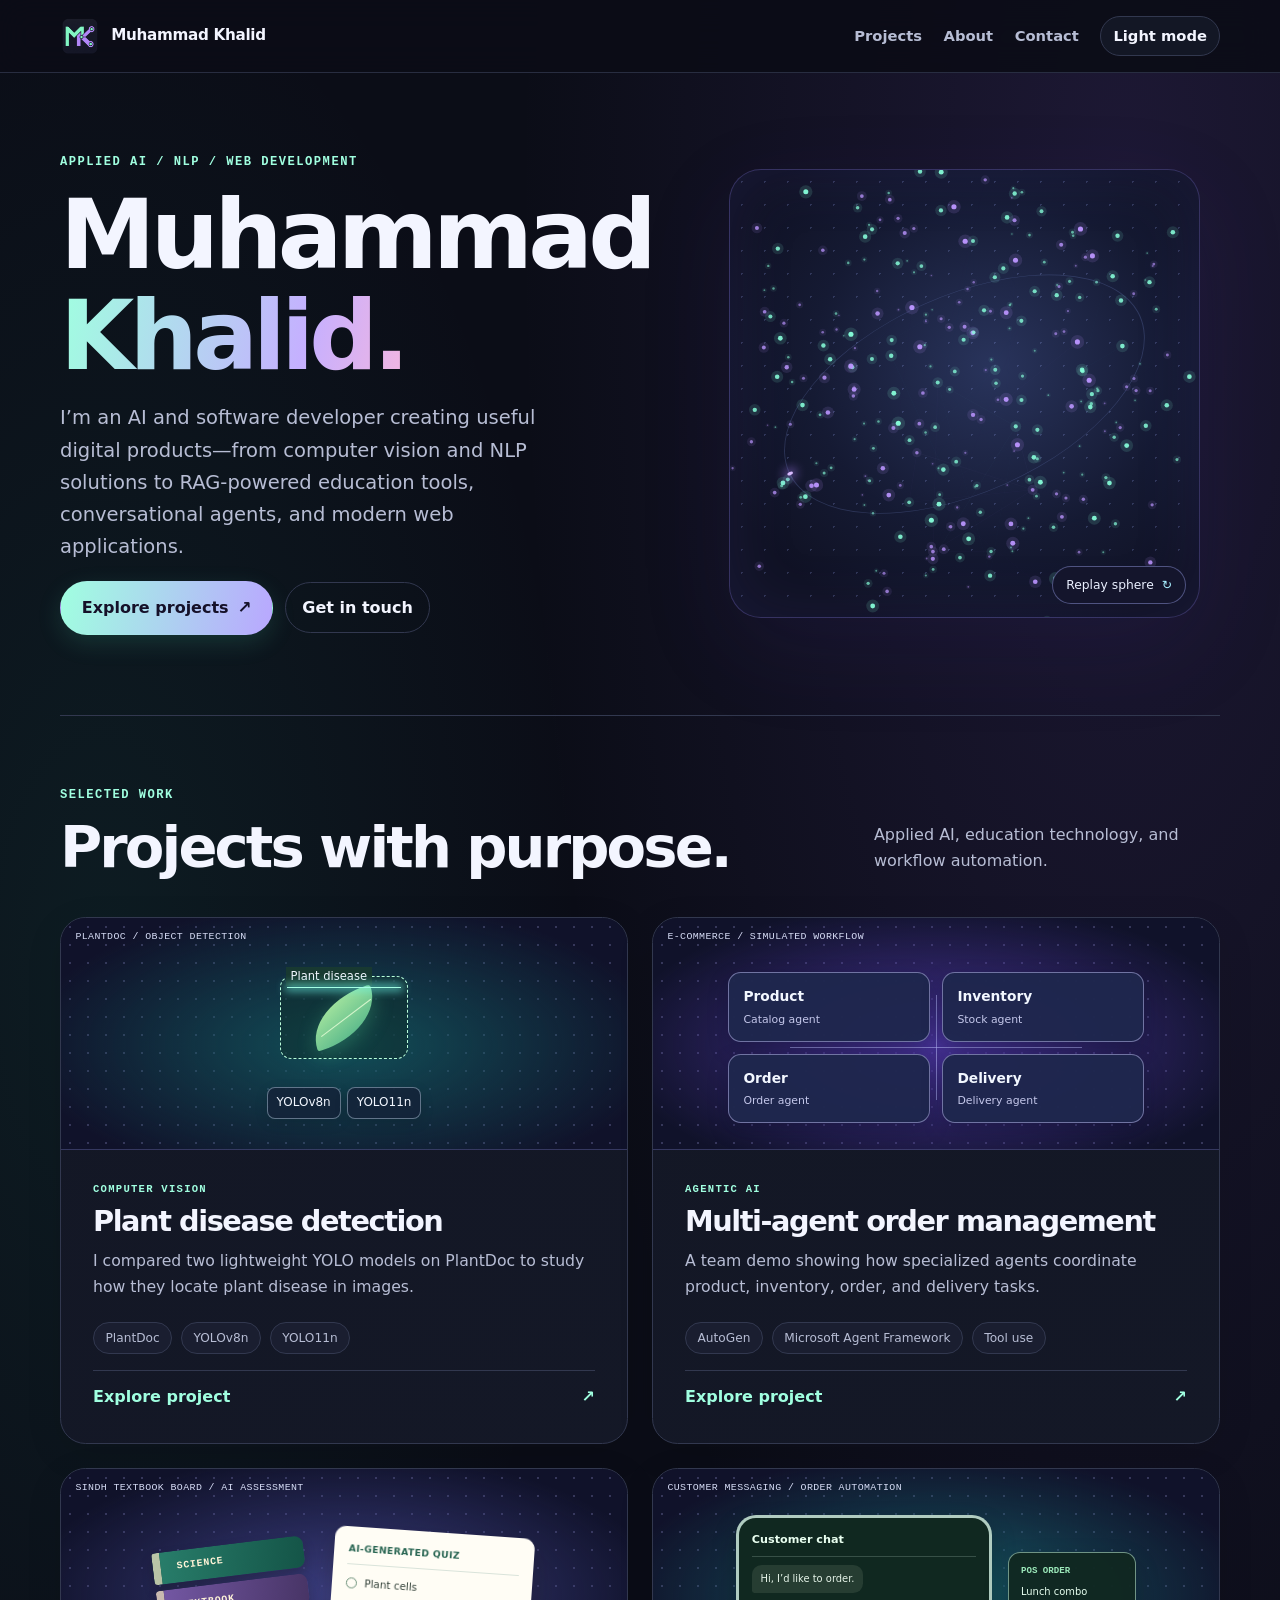
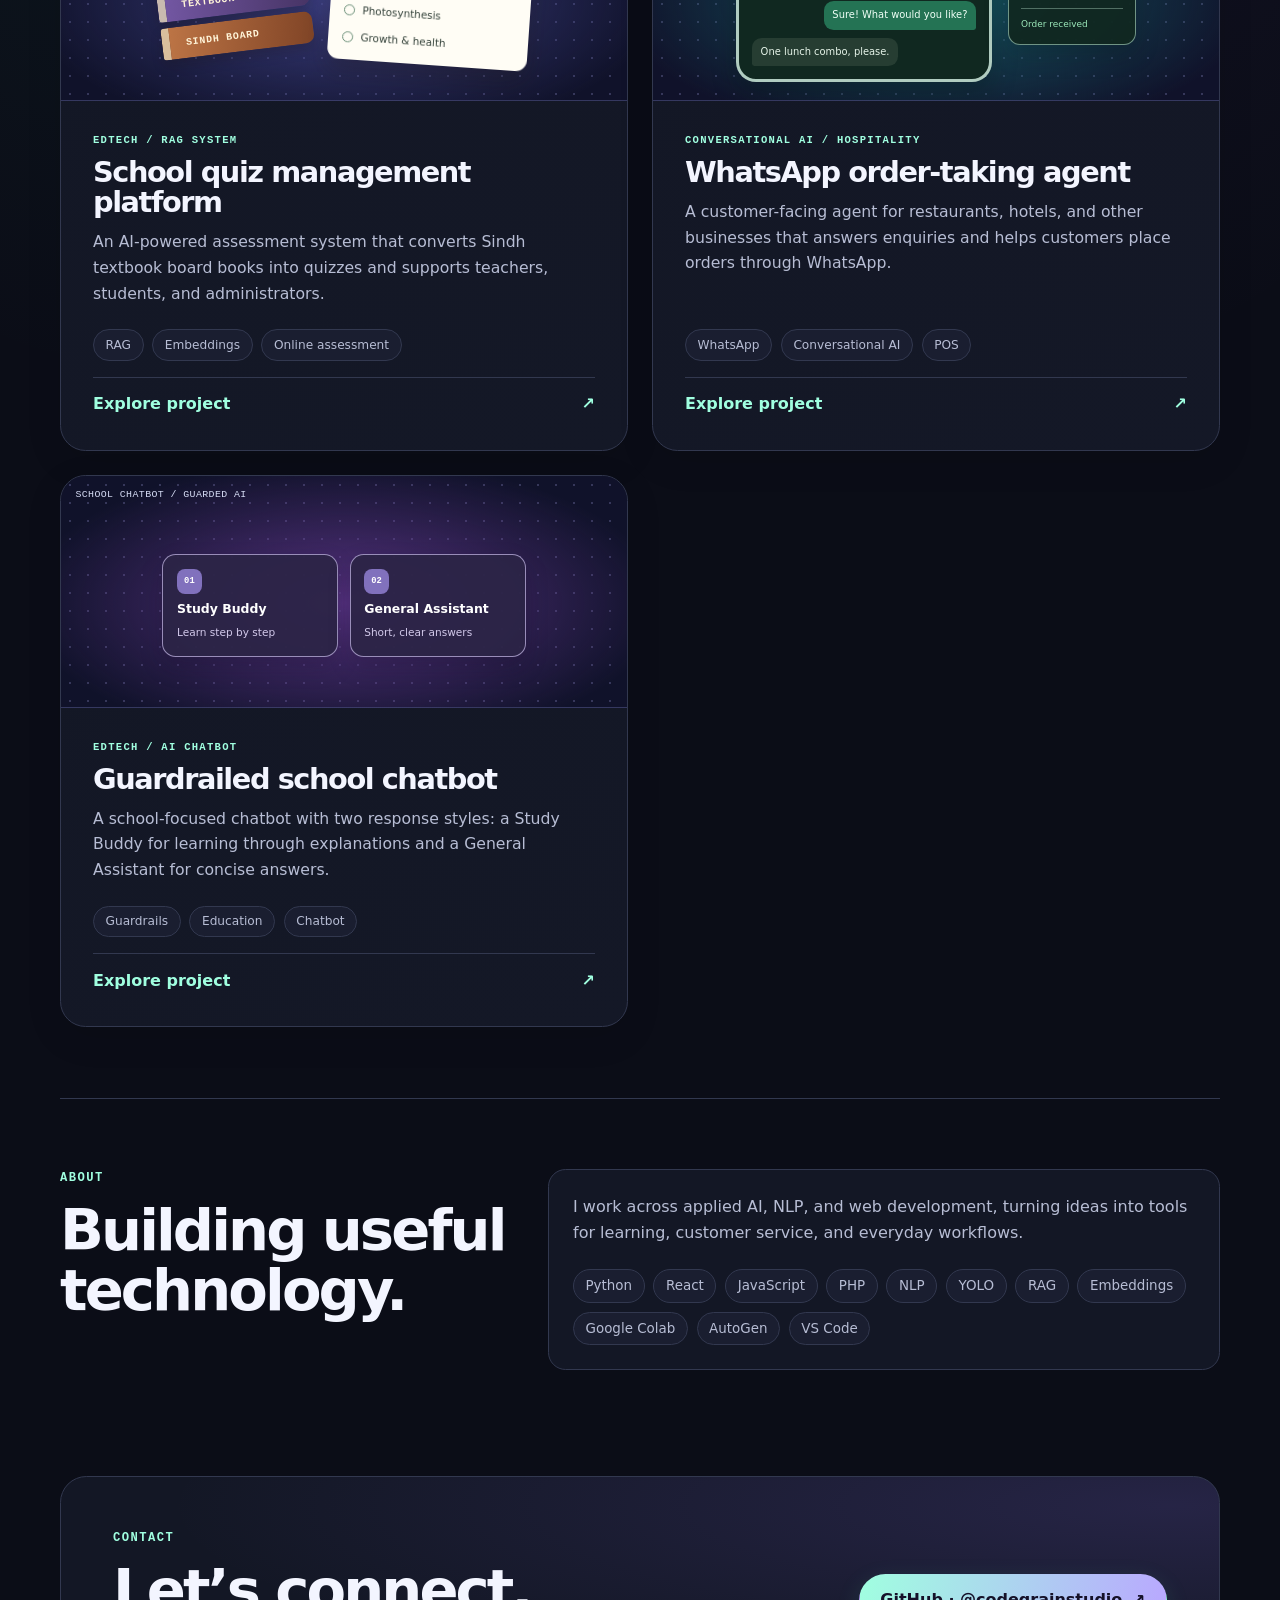
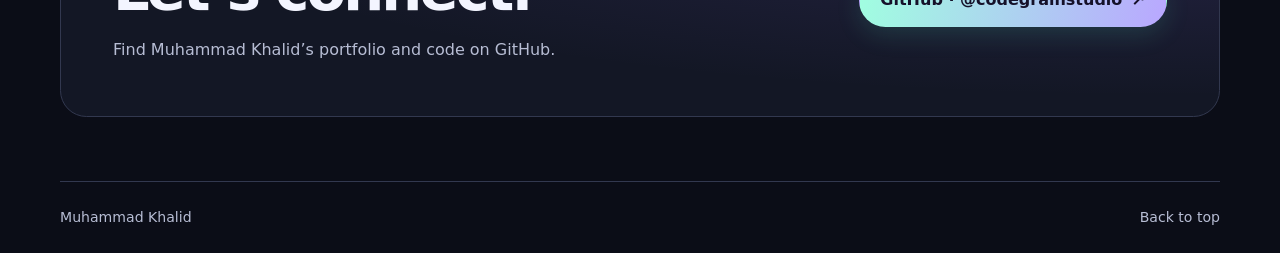
<file: index.html>
<!doctype html>
<html lang="en" data-theme="dark">
<head>
  <meta charset="utf-8">
  <meta name="viewport" content="width=device-width, initial-scale=1">
  <meta name="description" content="Selected computer vision and agentic AI projects from Muhammad Khalid.">
  <title>Muhammad Khalid | Portfolio</title>
  <link rel="icon" href="mk-logo.png" type="image/svg+xml">
  <link rel="stylesheet" href="styles.css">
  <script src="portfolio.js" defer></script>
</head>
<body>
  <a class="skip-link" href="#main">Skip to content</a>
  <header class="site-header">
    <nav class="container navigation" aria-label="Main navigation">
      <a class="monogram brand" href="#main" aria-label="Muhammad Khalid home"><img class="brand-mark" src="mk-logo.png" width="40" height="40" alt=""><span class="brand-name">Muhammad Khalid</span></a>
      <div class="nav-links">
        <a href="#work">Projects</a>
        <a href="#about">About</a>
        <a href="#contact">Contact</a>
        <button id="theme-toggle" type="button" hidden>Light mode</button>
      </div>
    </nav>
  </header>
  <main id="main">
    <section class="container hero" aria-labelledby="hero-title">
      <div class="hero-copy">
        <p class="label">APPLIED AI / NLP / WEB DEVELOPMENT</p>
        <h1 id="hero-title">Muhammad <span>Khalid.</span></h1>
        <p class="intro">I’m an AI and software developer creating useful digital products—from computer vision and NLP solutions to RAG-powered education tools, conversational agents, and modern web applications.</p>
        <div class="hero-actions"><a class="primary" href="#work">Explore projects</a><a class="secondary" href="#contact">Get in touch</a></div>
      </div>
      <div class="hero-art">
        <canvas id="orb" aria-hidden="true"></canvas>
        <div class="orb-ring" aria-hidden="true"></div>
        <button class="orb-replay" id="orb-replay" type="button" hidden>Replay sphere <span aria-hidden="true">↻</span></button>
      </div>
    </section>
    <section class="container work" id="work" aria-labelledby="work-title">
      <div class="section-heading">
        <div>
          <p class="label">SELECTED WORK</p>
          <h2 id="work-title">Projects with purpose.</h2>
        </div>
        <p class="section-description">Applied AI, education technology, and workflow automation.</p>
      </div>
      <div class="projects">
        <article class="project">
          <div class="project-art vision" aria-hidden="true">
            <span class="art-label">PLANTDOC / OBJECT DETECTION</span>
            <div class="target"><span>Plant disease</span><div class="leaf"></div></div>
            <div class="variants"><span>YOLOv8n</span><span>YOLO11n</span></div>
          </div>
          <div class="project-copy">
            <p class="label">COMPUTER VISION</p>
            <h3>Plant disease detection</h3>
            <p>I compared two lightweight YOLO models on PlantDoc to study how they locate plant disease in images.</p>
            <ul class="skills project-tags" aria-label="Project topics"><li>PlantDoc</li><li>YOLOv8n</li><li>YOLO11n</li></ul>
            <a class="project-link" href="plantdoc.html" aria-label="Explore Plant disease detection">Explore project <span aria-hidden="true">↗</span></a>
          </div>
        </article>
        <article class="project">
          <div class="project-art workflow" aria-hidden="true">
            <span class="art-label">E-COMMERCE / SIMULATED WORKFLOW</span>
            <div class="nodes">
              <span><b>Product</b><small>Catalog agent</small></span>
              <span><b>Inventory</b><small>Stock agent</small></span>
              <span><b>Order</b><small>Order agent</small></span>
              <span><b>Delivery</b><small>Delivery agent</small></span>
            </div>
          </div>
          <div class="project-copy">
            <p class="label">AGENTIC AI</p>
            <h3>Multi-agent order management</h3>
            <p>A team demo showing how specialized agents coordinate product, inventory, order, and delivery tasks.</p>
            <ul class="skills project-tags" aria-label="Project topics"><li>AutoGen</li><li>Microsoft Agent Framework</li><li>Tool use</li></ul>
            <a class="project-link" href="order-management.html" aria-label="Explore Multi-agent order management">Explore project <span aria-hidden="true">↗</span></a>
          </div>
        </article>
        <article class="project">
          <div class="project-art school" aria-hidden="true">
            <span class="art-label">SINDH TEXTBOOK BOARD / AI ASSESSMENT</span>
            <div class="quiz-scene">
              <div class="book-stack">
                <span>SCIENCE</span>
                <span>TEXTBOOK</span>
                <span>SINDH BOARD</span>
              </div>
              <div class="quiz-paper">
                <b>AI-GENERATED QUIZ</b>
                <span><i></i> Plant cells</span>
                <span><i></i> Photosynthesis</span>
                <span><i></i> Growth &amp; health</span>
              </div>
            </div>
          </div>
          <div class="project-copy">
            <p class="label">EDTECH / RAG SYSTEM</p>
            <h3>School quiz management platform</h3>
            <p>An AI-powered assessment system that converts Sindh textbook board books into quizzes and supports teachers, students, and administrators.</p>
            <ul class="skills project-tags" aria-label="Project topics"><li>RAG</li><li>Embeddings</li><li>Online assessment</li></ul>
            <a class="project-link" href="quiz-platform.html" aria-label="Explore School quiz management platform">Explore project <span aria-hidden="true">↗</span></a>
          </div>
        </article>
        <article class="project">
          <div class="project-art messaging" aria-hidden="true">
            <span class="art-label">CUSTOMER MESSAGING / ORDER AUTOMATION</span>
            <div class="order-scene">
              <div class="phone-chat">
                <b>Customer chat</b>
                <span class="bubble incoming">Hi, I’d like to order.</span>
                <span class="bubble outgoing">Sure! What would you like?</span>
                <span class="bubble incoming">One lunch combo, please.</span>
              </div>
              <div class="pos-ticket">
                <b>POS ORDER</b>
                <span>Lunch combo</span>
                <span class="ticket-line"></span>
                <small>Order received</small>
              </div>
            </div>
          </div>
          <div class="project-copy">
            <p class="label">CONVERSATIONAL AI / HOSPITALITY</p>
            <h3>WhatsApp order-taking agent</h3>
            <p>A customer-facing agent for restaurants, hotels, and other businesses that answers enquiries and helps customers place orders through WhatsApp.</p>
            <ul class="skills project-tags" aria-label="Project topics"><li>WhatsApp</li><li>Conversational AI</li><li>POS</li></ul>
            <a class="project-link" href="whatsapp-agent.html" aria-label="Explore WhatsApp order-taking agent">Explore project <span aria-hidden="true">↗</span></a>
          </div>
        </article>
        <article class="project">
          <div class="project-art school-chat" aria-hidden="true">
            <span class="art-label">SCHOOL CHATBOT / GUARDED AI</span>
            <div class="chat-modes">
              <span><i>01</i><b>Study Buddy</b><small>Learn step by step</small></span>
              <span><i>02</i><b>General Assistant</b><small>Short, clear answers</small></span>
            </div>
          </div>
          <div class="project-copy">
            <p class="label">EDTECH / AI CHATBOT</p>
            <h3>Guardrailed school chatbot</h3>
            <p>A school-focused chatbot with two response styles: a Study Buddy for learning through explanations and a General Assistant for concise answers.</p>
            <ul class="skills project-tags" aria-label="Project topics"><li>Guardrails</li><li>Education</li><li>Chatbot</li></ul>
            <a class="project-link" href="school-chatbot.html" aria-label="Explore Guardrailed school chatbot">Explore project <span aria-hidden="true">↗</span></a>
          </div>
        </article>
      </div>
    </section>
    <section class="container about" id="about" aria-labelledby="about-title">
      <div><p class="label">ABOUT</p><h2 id="about-title">Building useful technology.</h2></div>
      <div>
        <p>I work across applied AI, NLP, and web development, turning ideas into tools for learning, customer service, and everyday workflows.</p>
        <ul class="skills" aria-label="Tools and technologies"><li>Python</li><li>React</li><li>JavaScript</li><li>PHP</li><li>NLP</li><li>YOLO</li><li>RAG</li><li>Embeddings</li><li>Google Colab</li><li>AutoGen</li><li>VS Code</li></ul>
      </div>
    </section>
    <section class="container contact" id="contact" aria-labelledby="contact-title">
      <div class="contact-panel">
        <div>
          <p class="label">CONTACT</p>
          <h2 id="contact-title">Let’s connect.</h2>
          <p>Find Muhammad Khalid’s portfolio and code on GitHub.</p>
        </div>
        <a class="primary" href="https://github.com/codegrainstudio">GitHub · @codegrainstudio</a>
      </div>
    </section>
  </main>
  <footer class="container footer"><span>Muhammad Khalid</span><a href="#main">Back to top</a></footer>
</body>
</html>
</file>
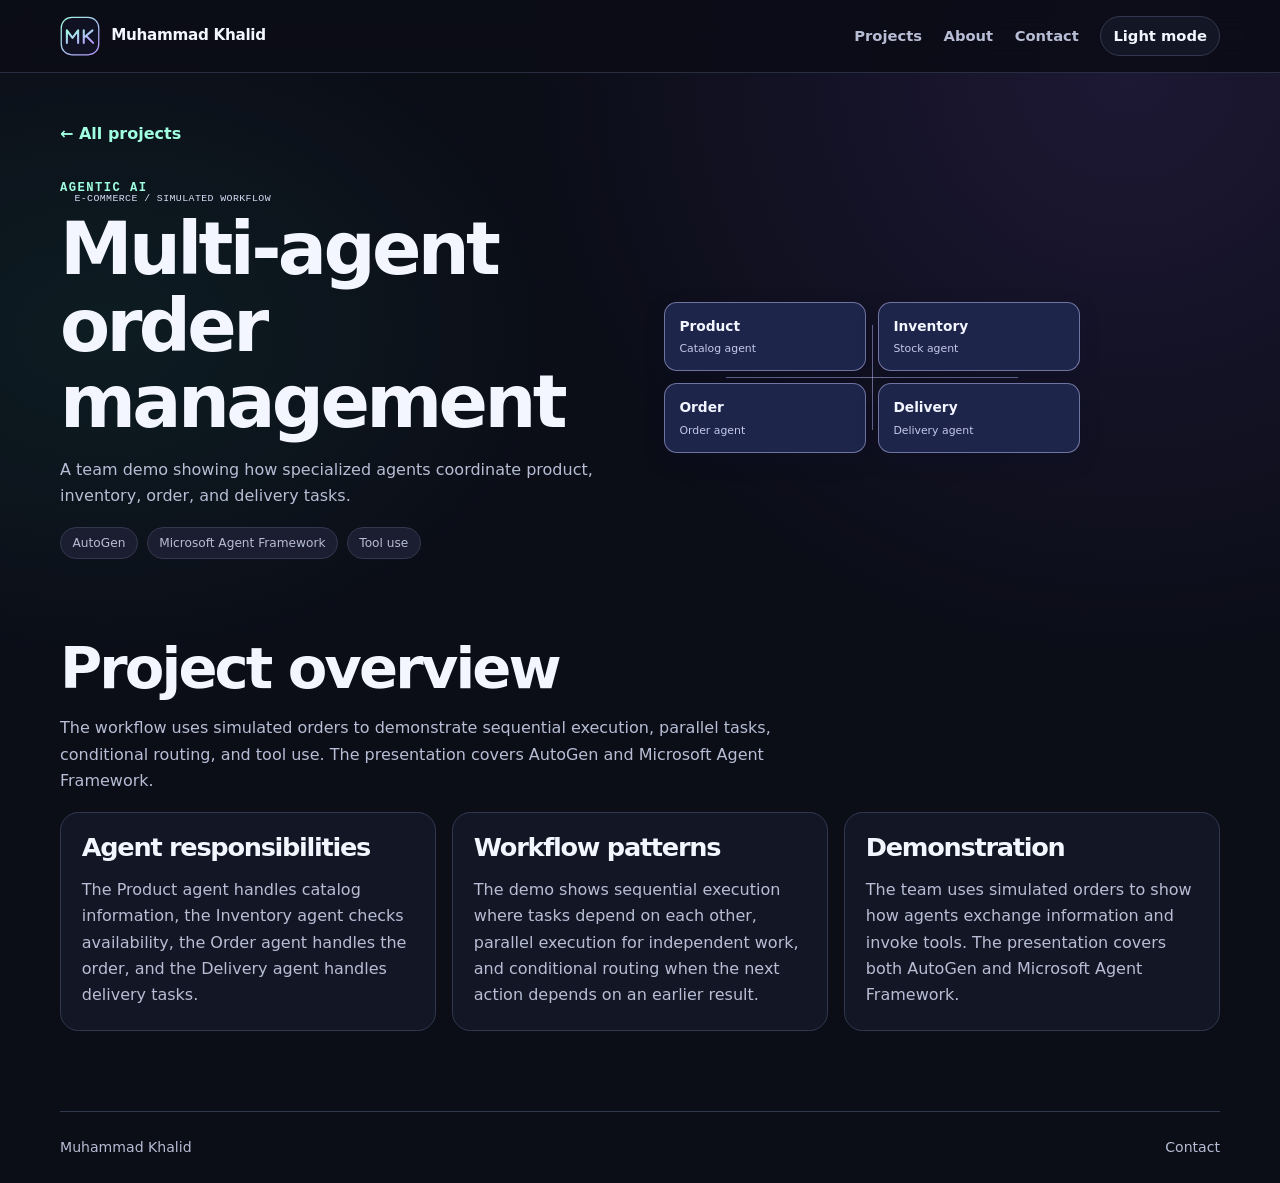
<file: order-management.html>
<!doctype html>
<html lang="en" data-theme="dark">
<head>
  <meta charset="utf-8">
  <meta name="viewport" content="width=device-width, initial-scale=1">
  <title>Multi-agent order management | Muhammad Khalid</title>
  <link rel="icon" href="mk-logo.svg" type="image/svg+xml">
  <link rel="stylesheet" href="styles.css">
  <script src="portfolio.js" defer></script>
</head>
<body>
  <a class="skip-link" href="#main">Skip to content</a>
  <header class="site-header">
    <nav class="container navigation" aria-label="Main navigation">
      <a class="monogram brand" href="index.html#main" aria-label="Muhammad Khalid home"><img class="brand-mark" src="mk-logo.svg" width="40" height="40" alt=""><span class="brand-name">Muhammad Khalid</span></a>
      <div class="nav-links">
        <a href="index.html#work">Projects</a>
        <a href="index.html#about">About</a>
        <a href="index.html#contact">Contact</a>
        <button id="theme-toggle" type="button" hidden>Light mode</button>
      </div>
    </nav>
  </header>
  <main class="container detail-page" id="main">
    <a class="text-link" href="index.html#work">← All projects</a>
    <section class="detail-hero" aria-labelledby="detail-title">
      <div>
        <p class="label">AGENTIC AI</p>
        <h1 id="detail-title">Multi-agent order management</h1>
        <p>A team demo showing how specialized agents coordinate product, inventory, order, and delivery tasks.</p>
        <ul class="skills project-tags" aria-label="Project topics"><li>AutoGen</li><li>Microsoft Agent Framework</li><li>Tool use</li></ul>
      </div>
      <div class="project-artworkflow" aria-hidden="true">
            <span class="art-label">E-COMMERCE / SIMULATED WORKFLOW</span>
            <div class="nodes">
              <span><b>Product</b><small>Catalog agent</small></span>
              <span><b>Inventory</b><small>Stock agent</small></span>
              <span><b>Order</b><small>Order agent</small></span>
              <span><b>Delivery</b><small>Delivery agent</small></span>
            </div>
          </div>
    </section>
    <section class="detail-overview" aria-labelledby="overview-title">
      <h2 id="overview-title">Project overview</h2>
      <p>The workflow uses simulated orders to demonstrate sequential execution, parallel tasks, conditional routing, and tool use. The presentation covers AutoGen and Microsoft Agent Framework.</p>
      <div class="detail-grid">
        <article><h3>Agent responsibilities</h3><p>The Product agent handles catalog information, the Inventory agent checks availability, the Order agent handles the order, and the Delivery agent handles delivery tasks.</p></article>
<article><h3>Workflow patterns</h3><p>The demo shows sequential execution where tasks depend on each other, parallel execution for independent work, and conditional routing when the next action depends on an earlier result.</p></article>
<article><h3>Demonstration</h3><p>The team uses simulated orders to show how agents exchange information and invoke tools. The presentation covers both AutoGen and Microsoft Agent Framework.</p></article>
      </div>
    </section>
  </main>
  <footer class="container footer"><span>Muhammad Khalid</span><a href="index.html#contact">Contact</a></footer>
</body>
</html>
</file>
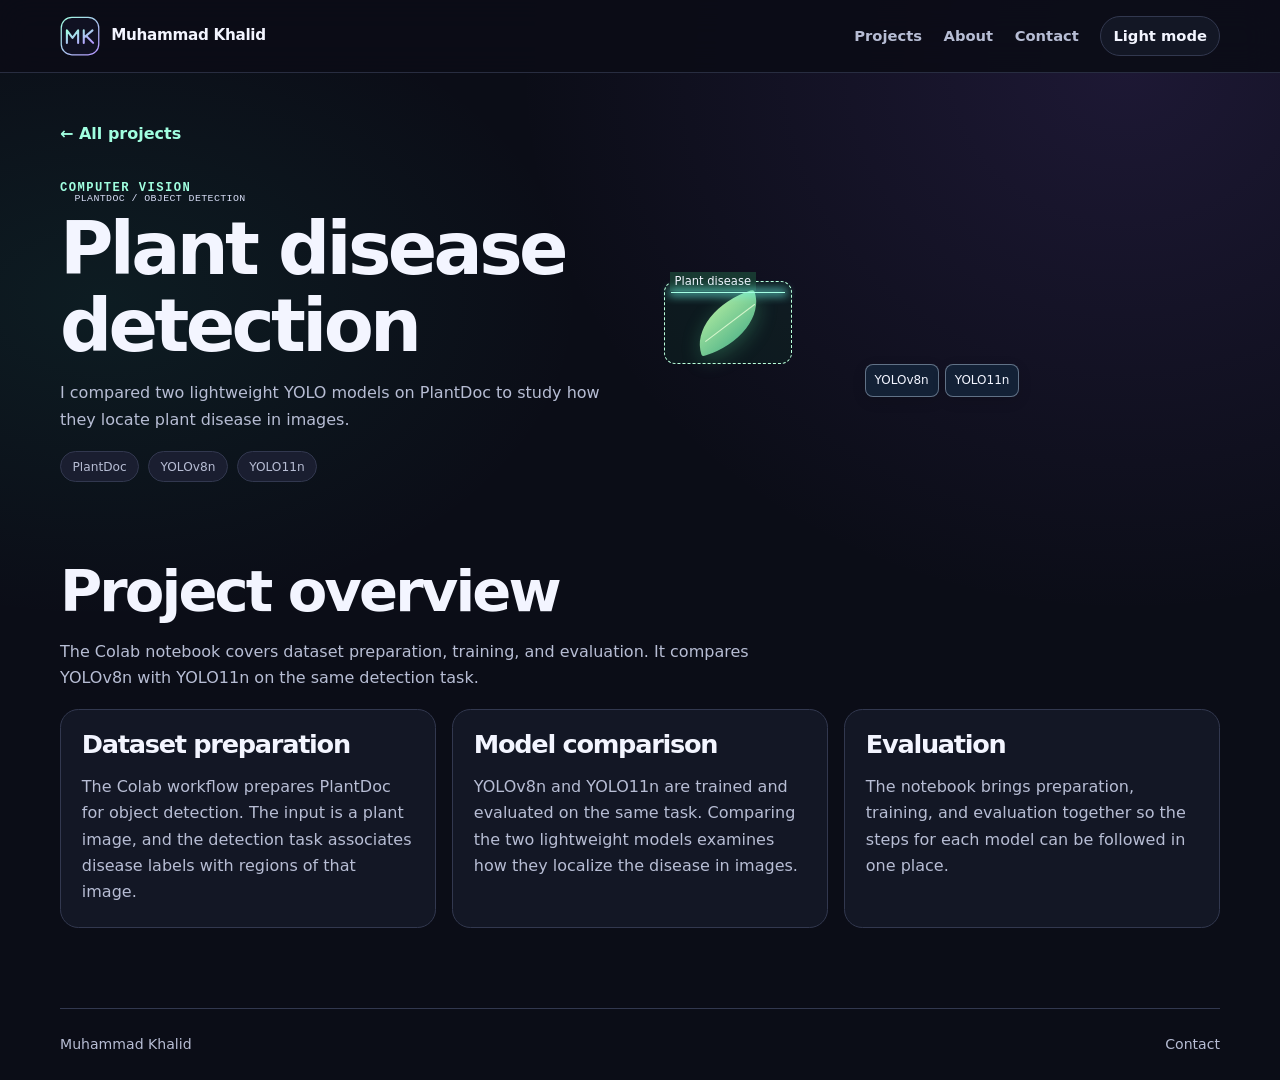
<file: plantdoc.html>
<!doctype html>
<html lang="en" data-theme="dark">
<head>
  <meta charset="utf-8">
  <meta name="viewport" content="width=device-width, initial-scale=1">
  <title>Plant disease detection | Muhammad Khalid</title>
  <link rel="icon" href="mk-logo.svg" type="image/svg+xml">
  <link rel="stylesheet" href="styles.css">
  <script src="portfolio.js" defer></script>
</head>
<body>
  <a class="skip-link" href="#main">Skip to content</a>
  <header class="site-header">
    <nav class="container navigation" aria-label="Main navigation">
      <a class="monogram brand" href="index.html#main" aria-label="Muhammad Khalid home"><img class="brand-mark" src="mk-logo.svg" width="40" height="40" alt=""><span class="brand-name">Muhammad Khalid</span></a>
      <div class="nav-links">
        <a href="index.html#work">Projects</a>
        <a href="index.html#about">About</a>
        <a href="index.html#contact">Contact</a>
        <button id="theme-toggle" type="button" hidden>Light mode</button>
      </div>
    </nav>
  </header>
  <main class="container detail-page" id="main">
    <a class="text-link" href="index.html#work">← All projects</a>
    <section class="detail-hero" aria-labelledby="detail-title">
      <div>
        <p class="label">COMPUTER VISION</p>
        <h1 id="detail-title">Plant disease detection</h1>
        <p>I compared two lightweight YOLO models on PlantDoc to study how they locate plant disease in images.</p>
        <ul class="skills project-tags" aria-label="Project topics"><li>PlantDoc</li><li>YOLOv8n</li><li>YOLO11n</li></ul>
      </div>
      <div class="project-artvision" aria-hidden="true">
            <span class="art-label">PLANTDOC / OBJECT DETECTION</span>
            <div class="target"><span>Plant disease</span><div class="leaf"></div></div>
            <div class="variants"><span>YOLOv8n</span><span>YOLO11n</span></div>
          </div>
    </section>
    <section class="detail-overview" aria-labelledby="overview-title">
      <h2 id="overview-title">Project overview</h2>
      <p>The Colab notebook covers dataset preparation, training, and evaluation. It compares YOLOv8n with YOLO11n on the same detection task.</p>
      <div class="detail-grid">
        <article><h3>Dataset preparation</h3><p>The Colab workflow prepares PlantDoc for object detection. The input is a plant image, and the detection task associates disease labels with regions of that image.</p></article>
<article><h3>Model comparison</h3><p>YOLOv8n and YOLO11n are trained and evaluated on the same task. Comparing the two lightweight models examines how they localize the disease in images.</p></article>
<article><h3>Evaluation</h3><p>The notebook brings preparation, training, and evaluation together so the steps for each model can be followed in one place.</p></article>
      </div>
    </section>
  </main>
  <footer class="container footer"><span>Muhammad Khalid</span><a href="index.html#contact">Contact</a></footer>
</body>
</html>
</file>
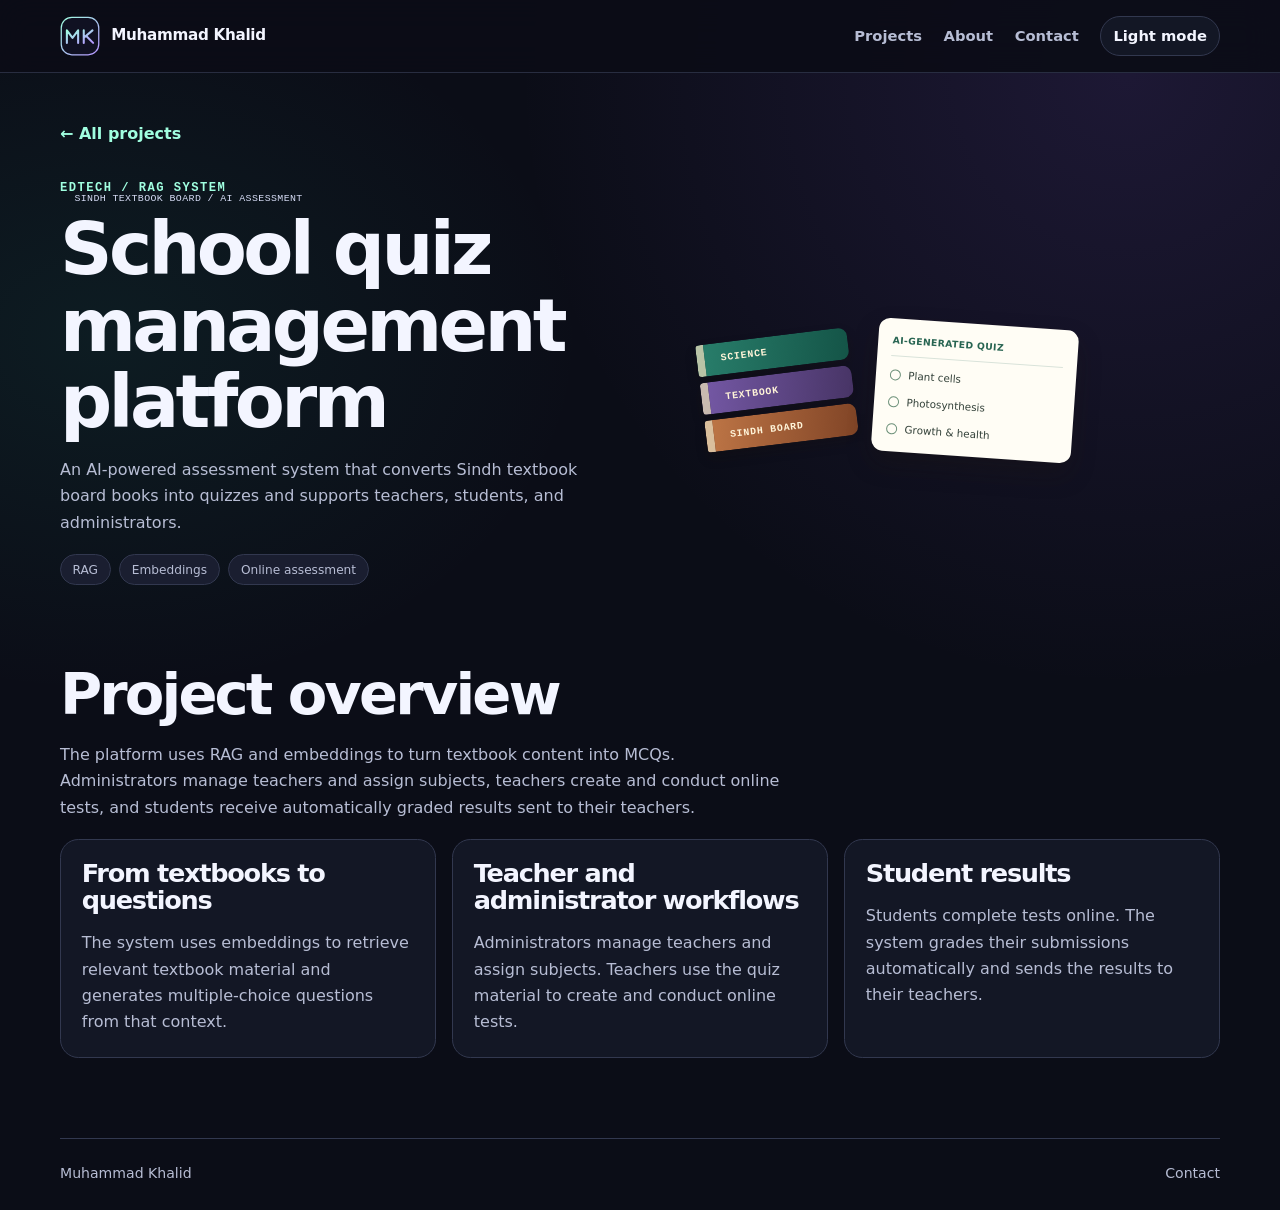
<file: quiz-platform.html>
<!doctype html>
<html lang="en" data-theme="dark">
<head>
  <meta charset="utf-8">
  <meta name="viewport" content="width=device-width, initial-scale=1">
  <title>School quiz management platform | Muhammad Khalid</title>
  <link rel="icon" href="mk-logo.svg" type="image/svg+xml">
  <link rel="stylesheet" href="styles.css">
  <script src="portfolio.js" defer></script>
</head>
<body>
  <a class="skip-link" href="#main">Skip to content</a>
  <header class="site-header">
    <nav class="container navigation" aria-label="Main navigation">
      <a class="monogram brand" href="index.html#main" aria-label="Muhammad Khalid home"><img class="brand-mark" src="mk-logo.svg" width="40" height="40" alt=""><span class="brand-name">Muhammad Khalid</span></a>
      <div class="nav-links">
        <a href="index.html#work">Projects</a>
        <a href="index.html#about">About</a>
        <a href="index.html#contact">Contact</a>
        <button id="theme-toggle" type="button" hidden>Light mode</button>
      </div>
    </nav>
  </header>
  <main class="container detail-page" id="main">
    <a class="text-link" href="index.html#work">← All projects</a>
    <section class="detail-hero" aria-labelledby="detail-title">
      <div>
        <p class="label">EDTECH / RAG SYSTEM</p>
        <h1 id="detail-title">School quiz management platform</h1>
        <p>An AI-powered assessment system that converts Sindh textbook board books into quizzes and supports teachers, students, and administrators.</p>
        <ul class="skills project-tags" aria-label="Project topics"><li>RAG</li><li>Embeddings</li><li>Online assessment</li></ul>
      </div>
      <div class="project-artschool" aria-hidden="true">
            <span class="art-label">SINDH TEXTBOOK BOARD / AI ASSESSMENT</span>
            <div class="quiz-scene">
              <div class="book-stack">
                <span>SCIENCE</span>
                <span>TEXTBOOK</span>
                <span>SINDH BOARD</span>
              </div>
              <div class="quiz-paper">
                <b>AI-GENERATED QUIZ</b>
                <span><i></i> Plant cells</span>
                <span><i></i> Photosynthesis</span>
                <span><i></i> Growth &amp; health</span>
              </div>
            </div>
          </div>
    </section>
    <section class="detail-overview" aria-labelledby="overview-title">
      <h2 id="overview-title">Project overview</h2>
      <p>The platform uses RAG and embeddings to turn textbook content into MCQs. Administrators manage teachers and assign subjects, teachers create and conduct online tests, and students receive automatically graded results sent to their teachers.</p>
      <div class="detail-grid">
        <article><h3>From textbooks to questions</h3><p>The system uses embeddings to retrieve relevant textbook material and generates multiple-choice questions from that context.</p></article>
<article><h3>Teacher and administrator workflows</h3><p>Administrators manage teachers and assign subjects. Teachers use the quiz material to create and conduct online tests.</p></article>
<article><h3>Student results</h3><p>Students complete tests online. The system grades their submissions automatically and sends the results to their teachers.</p></article>
      </div>
    </section>
  </main>
  <footer class="container footer"><span>Muhammad Khalid</span><a href="index.html#contact">Contact</a></footer>
</body>
</html>
</file>
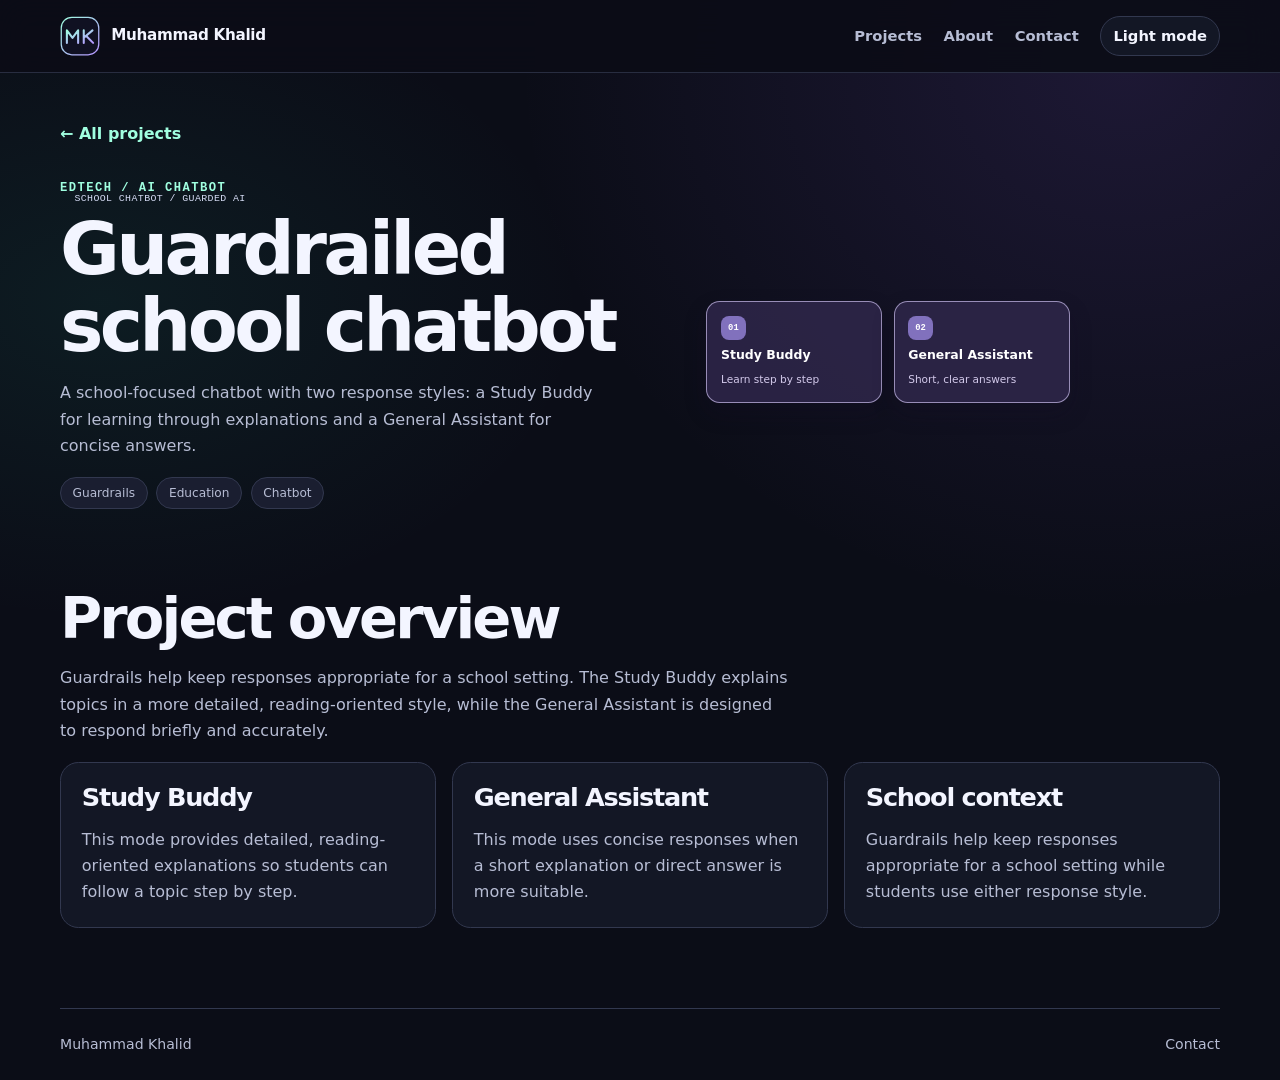
<file: school-chatbot.html>
<!doctype html>
<html lang="en" data-theme="dark">
<head>
  <meta charset="utf-8">
  <meta name="viewport" content="width=device-width, initial-scale=1">
  <title>Guardrailed school chatbot | Muhammad Khalid</title>
  <link rel="icon" href="mk-logo.svg" type="image/svg+xml">
  <link rel="stylesheet" href="styles.css">
  <script src="portfolio.js" defer></script>
</head>
<body>
  <a class="skip-link" href="#main">Skip to content</a>
  <header class="site-header">
    <nav class="container navigation" aria-label="Main navigation">
      <a class="monogram brand" href="index.html#main" aria-label="Muhammad Khalid home"><img class="brand-mark" src="mk-logo.svg" width="40" height="40" alt=""><span class="brand-name">Muhammad Khalid</span></a>
      <div class="nav-links">
        <a href="index.html#work">Projects</a>
        <a href="index.html#about">About</a>
        <a href="index.html#contact">Contact</a>
        <button id="theme-toggle" type="button" hidden>Light mode</button>
      </div>
    </nav>
  </header>
  <main class="container detail-page" id="main">
    <a class="text-link" href="index.html#work">← All projects</a>
    <section class="detail-hero" aria-labelledby="detail-title">
      <div>
        <p class="label">EDTECH / AI CHATBOT</p>
        <h1 id="detail-title">Guardrailed school chatbot</h1>
        <p>A school-focused chatbot with two response styles: a Study Buddy for learning through explanations and a General Assistant for concise answers.</p>
        <ul class="skills project-tags" aria-label="Project topics"><li>Guardrails</li><li>Education</li><li>Chatbot</li></ul>
      </div>
      <div class="project-artschool-chat" aria-hidden="true">
            <span class="art-label">SCHOOL CHATBOT / GUARDED AI</span>
            <div class="chat-modes">
              <span><i>01</i><b>Study Buddy</b><small>Learn step by step</small></span>
              <span><i>02</i><b>General Assistant</b><small>Short, clear answers</small></span>
            </div>
          </div>
    </section>
    <section class="detail-overview" aria-labelledby="overview-title">
      <h2 id="overview-title">Project overview</h2>
      <p>Guardrails help keep responses appropriate for a school setting. The Study Buddy explains topics in a more detailed, reading-oriented style, while the General Assistant is designed to respond briefly and accurately.</p>
      <div class="detail-grid">
        <article><h3>Study Buddy</h3><p>This mode provides detailed, reading-oriented explanations so students can follow a topic step by step.</p></article>
<article><h3>General Assistant</h3><p>This mode uses concise responses when a short explanation or direct answer is more suitable.</p></article>
<article><h3>School context</h3><p>Guardrails help keep responses appropriate for a school setting while students use either response style.</p></article>
      </div>
    </section>
  </main>
  <footer class="container footer"><span>Muhammad Khalid</span><a href="index.html#contact">Contact</a></footer>
</body>
</html>
</file>
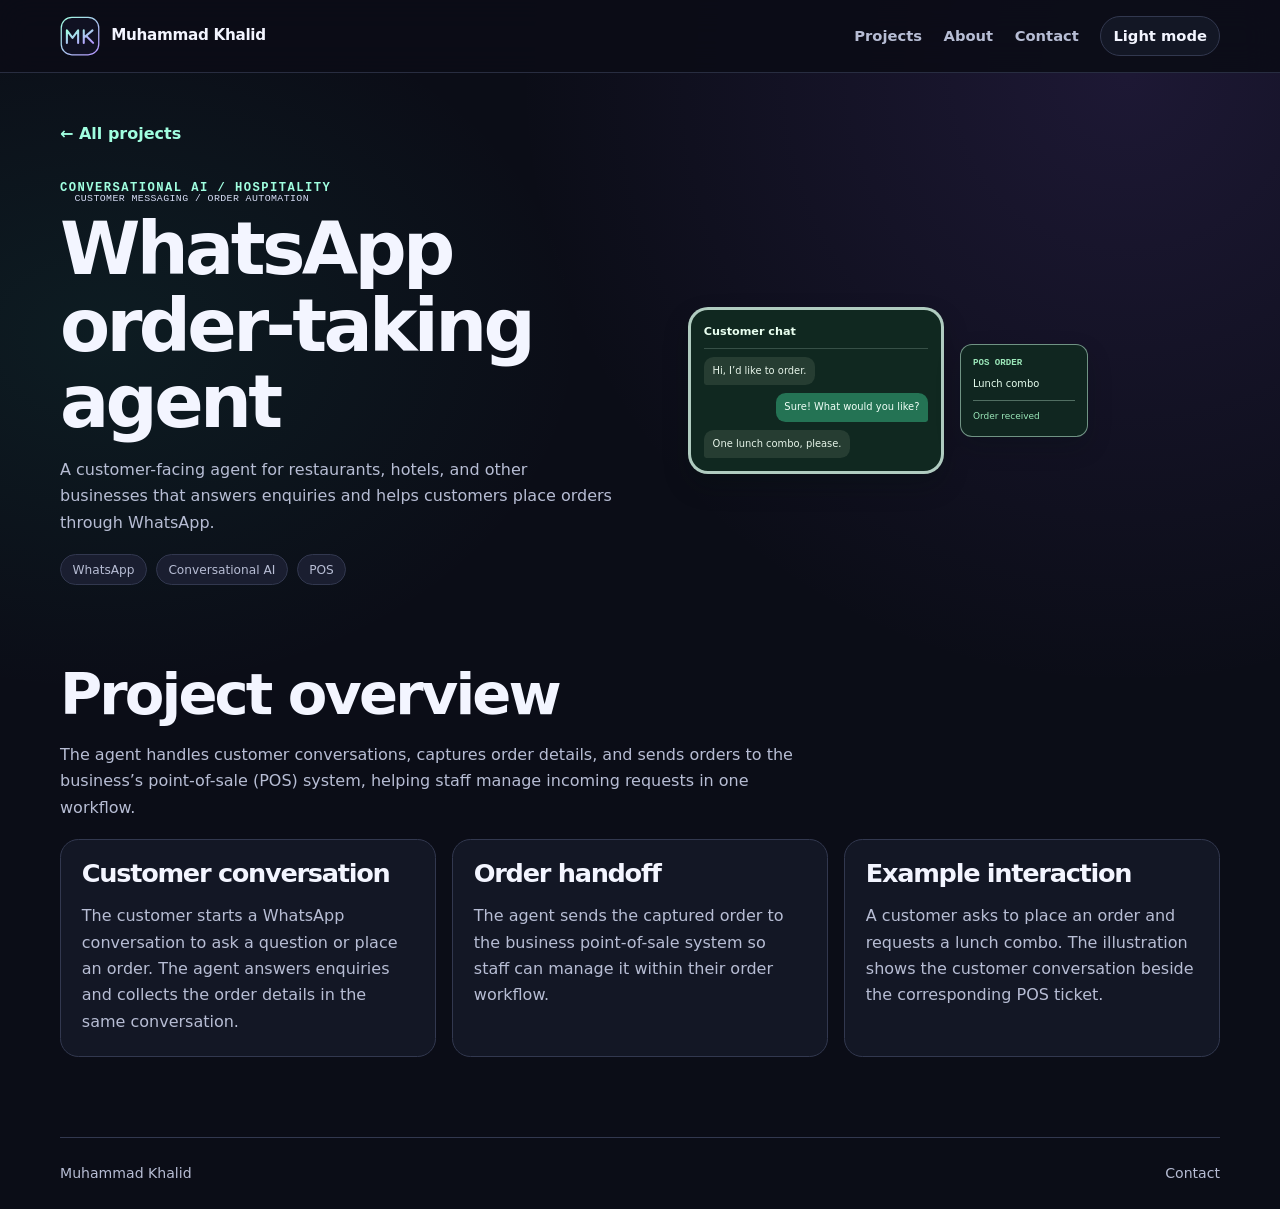
<file: whatsapp-agent.html>
<!doctype html>
<html lang="en" data-theme="dark">
<head>
  <meta charset="utf-8">
  <meta name="viewport" content="width=device-width, initial-scale=1">
  <title>WhatsApp order-taking agent | Muhammad Khalid</title>
  <link rel="icon" href="mk-logo.svg" type="image/svg+xml">
  <link rel="stylesheet" href="styles.css">
  <script src="portfolio.js" defer></script>
</head>
<body>
  <a class="skip-link" href="#main">Skip to content</a>
  <header class="site-header">
    <nav class="container navigation" aria-label="Main navigation">
      <a class="monogram brand" href="index.html#main" aria-label="Muhammad Khalid home"><img class="brand-mark" src="mk-logo.svg" width="40" height="40" alt=""><span class="brand-name">Muhammad Khalid</span></a>
      <div class="nav-links">
        <a href="index.html#work">Projects</a>
        <a href="index.html#about">About</a>
        <a href="index.html#contact">Contact</a>
        <button id="theme-toggle" type="button" hidden>Light mode</button>
      </div>
    </nav>
  </header>
  <main class="container detail-page" id="main">
    <a class="text-link" href="index.html#work">← All projects</a>
    <section class="detail-hero" aria-labelledby="detail-title">
      <div>
        <p class="label">CONVERSATIONAL AI / HOSPITALITY</p>
        <h1 id="detail-title">WhatsApp order-taking agent</h1>
        <p>A customer-facing agent for restaurants, hotels, and other businesses that answers enquiries and helps customers place orders through WhatsApp.</p>
        <ul class="skills project-tags" aria-label="Project topics"><li>WhatsApp</li><li>Conversational AI</li><li>POS</li></ul>
      </div>
      <div class="project-artmessaging" aria-hidden="true">
            <span class="art-label">CUSTOMER MESSAGING / ORDER AUTOMATION</span>
            <div class="order-scene">
              <div class="phone-chat">
                <b>Customer chat</b>
                <span class="bubble incoming">Hi, I’d like to order.</span>
                <span class="bubble outgoing">Sure! What would you like?</span>
                <span class="bubble incoming">One lunch combo, please.</span>
              </div>
              <div class="pos-ticket">
                <b>POS ORDER</b>
                <span>Lunch combo</span>
                <span class="ticket-line"></span>
                <small>Order received</small>
              </div>
            </div>
          </div>
    </section>
    <section class="detail-overview" aria-labelledby="overview-title">
      <h2 id="overview-title">Project overview</h2>
      <p>The agent handles customer conversations, captures order details, and sends orders to the business’s point-of-sale (POS) system, helping staff manage incoming requests in one workflow.</p>
      <div class="detail-grid">
        <article><h3>Customer conversation</h3><p>The customer starts a WhatsApp conversation to ask a question or place an order. The agent answers enquiries and collects the order details in the same conversation.</p></article>
<article><h3>Order handoff</h3><p>The agent sends the captured order to the business point-of-sale system so staff can manage it within their order workflow.</p></article>
<article><h3>Example interaction</h3><p>A customer asks to place an order and requests a lunch combo. The illustration shows the customer conversation beside the corresponding POS ticket.</p></article>
      </div>
    </section>
  </main>
  <footer class="container footer"><span>Muhammad Khalid</span><a href="index.html#contact">Contact</a></footer>
</body>
</html>
</file>
<file: styles.css>
:root {
  color-scheme: dark;
  --bg: #09091a;
  --panel: #121228;
  --panel-raised: #1d1a36;
  --text: #f0f5fc;
  --muted: #b0b2cf;
  --line: #2d2a4d;
  --accent: #8fe9ff;
  --button-text: #14122a;
  --header-bg: rgba(9, 9, 26, .86);
  --shadow: 0 22px 60px rgba(0, 0, 0, .24);
  font-family: Inter, ui-sans-serif, system-ui, -apple-system, BlinkMacSystemFont, "Segoe UI", sans-serif;
}
:root[data-theme="light"] {
  color-scheme: light;
  --bg: #f5f7fb;
  --panel: #fff;
  --panel-raised: #f0f4f8;
  --text: #152238;
  --muted: #516178;
  --line: #dce4ec;
  --accent: #4640a1;
  --button-text: #fff;
  --header-bg: rgba(245, 247, 251, .88);
  --shadow: 0 22px 55px rgba(25, 45, 70, .1);
}
* { box-sizing: border-box; }
html { scroll-behavior: smooth; scroll-padding-top: 6rem; }
body {
  margin: 0;
  min-width: 320px;
  color: var(--text);
  background:
    radial-gradient(ellipse at 82% 8%, rgba(35, 91, 94, .18), transparent 34rem),
    radial-gradient(ellipse at 8% 42%, rgba(47, 67, 111, .12), transparent 28rem),
    var(--bg);
  line-height: 1.65;
}
[hidden] { display: none !important; }
a { color: inherit; text-decoration: none; }
a:hover, summary:hover { color: var(--accent); }
:focus-visible { outline: 2px solid var(--accent); outline-offset: 4px; }
button { font: inherit; }
.container { width: min(1160px, calc(100% - 3rem)); margin-inline: auto; }
.skip-link {
  position: fixed;
  top: 1rem;
  left: 1rem;
  z-index: 4;
  padding: .55rem 1rem;
  border-radius: .6rem;
  background: var(--panel);
  transform: translateY(-200%);
}
.skip-link:focus { transform: none; }
.site-header {
  position: sticky;
  top: 0;
  z-index: 3;
  border-bottom: 1px solid color-mix(in srgb, var(--line) 75%, transparent);
  background: var(--header-bg);
  backdrop-filter: blur(16px);
}
.navigation, .nav-links, .footer { display: flex; align-items: center; gap: 1.35rem; }
.navigation, .footer { justify-content: space-between; min-height: 4.5rem; }
.nav-links { font-size: .92rem; font-weight: 600; }
.nav-links a { color: var(--muted); transition: color .2s; }
.nav-links a:hover { color: var(--text); }
.monogram { font-weight: 850; font-size: 1.5rem; letter-spacing: -.08em; }
.monogram span, h1 span, .label { color: var(--accent); }
#theme-toggle {
  padding: .45rem .75rem;
  border: 1px solid var(--line);
  border-radius: 999px;
  background: var(--panel);
  color: var(--text);
  cursor: pointer;
  transition: border-color .2s, background .2s;
}
#theme-toggle:hover { border-color: var(--accent); background: var(--panel-raised); }
.hero {
  display: grid;
  grid-template-columns: 1.04fr .96fr;
  min-height: 39rem;
  gap: clamp(2rem, 6vw, 5rem);
  align-items: center;
  padding-block: 5rem;
}
.label {
  margin: 0 0 .85rem;
  font: 700 .76rem/1.5 ui-monospace, SFMono-Regular, Consolas, monospace;
  letter-spacing: .12em;
}
h1, h2, h3 { letter-spacing: -.05em; line-height: 1.05; margin: 0 0 1rem; }
h1 { font-size: clamp(3.4rem, 7.7vw, 6.8rem); }
h1 span { display: block; }
h2 { font-size: clamp(2.35rem, 4.8vw, 3.6rem); }
h3 { font-size: clamp(1.35rem, 2vw, 1.65rem); }
p { color: var(--muted); margin: 0 0 1.1rem; }
.intro { max-width: 42ch; font-size: clamp(1.08rem, 1.7vw, 1.22rem); }
.primary {
  display: inline-flex;
  align-items: center;
  gap: .55rem;
  margin-top: .5rem;
  padding: .75rem 1.1rem;
  border: 1px solid transparent;
  border-radius: .7rem;
  background: var(--accent);
  color: var(--button-text);
  font-weight: 750;
  box-shadow: 0 8px 24px rgba(75, 206, 166, .16);
  transition: transform .2s, box-shadow .2s;
}
.primary::after { content: "↗"; font-size: 1.05em; }
.primary:hover { color: var(--button-text); transform: translateY(-3px); box-shadow: 0 12px 30px rgba(75, 206, 166, .24); }
.hero-copy { animation: enter .65s ease-out both; }
.hero-art {
  position: relative;
  isolation: isolate;
  display: grid;
  min-width: 0;
  aspect-ratio: 1.05;
  border: 1px solid #8174dc55;
  border-radius: 2rem;
  overflow: hidden;
  background:
    radial-gradient(ellipse at 54% 47%, #232857 0%, #141734 45%, #0c0d23 76%);
  box-shadow: 0 30px 95px #3b2d831f, inset 0 0 65px #4f44a326;
}
#orb {
  position: absolute;
  inset: 0;
  display: block;
  width: 100%;
  height: 100%;
  background-image: radial-gradient(#9eafff35 1px, transparent 1px);
  background-size: 23px 23px;
}
.orb-ring {
  position: absolute;
  inset: 9%;
  border: 1px solid #91adff31;
  border-radius: 50%;
  transform: rotate(-24deg) scaleY(.54);
  pointer-events: none;
}
.orb-ring::after {
  position: absolute;
  top: 50%;
  left: -3px;
  width: 6px;
  height: 6px;
  border-radius: 50%;
  background: #d9bbff;
  box-shadow: 0 0 14px 3px #ac82ff;
  content: "";
}
.orb-replay {
  position: absolute;
  right: .85rem;
  bottom: .85rem;
  padding: .48rem .8rem;
  border: 1px solid #a7adff67;
  border-radius: 999px;
  background: #14152c;
  color: #eaf0ff;
  cursor: pointer;
  font-size: .77rem;
}
.orb-replay:hover { border-color: #a8efff; }
.orb-replay span { color: #a8efff; margin-left: .25rem; }
.work, .about { padding-block: 4.4rem; border-top: 1px solid var(--line); }
.section-heading { display: flex; align-items: end; justify-content: space-between; gap: 2rem; }
.section-heading h2 { margin-bottom: 0; }
.section-description { max-width: 34ch; margin: 0 0 .25rem; }
.projects {
  display: grid;
  grid-template-columns: repeat(2, minmax(0, 1fr));
  gap: 1.5rem;
  align-items: stretch;
  margin-top: 2.4rem;
}
.project {
  display: flex;
  min-width: 0;
  flex-direction: column;
  overflow: hidden;
  border: 1px solid var(--line);
  border-radius: 1.3rem;
  background: linear-gradient(155deg, var(--panel), color-mix(in srgb, var(--panel) 86%, var(--panel-raised)));
  box-shadow: 0 10px 36px rgba(0, 0, 0, .1);
  transition: transform .25s ease, border-color .25s ease, box-shadow .25s ease;
}
.project:hover {
  transform: translateY(-6px);
  border-color: color-mix(in srgb, var(--accent) 55%, var(--line));
  box-shadow: var(--shadow);
}
.project:focus-within { border-color: var(--accent); }
.project-art {
  position: relative;
  isolation: isolate;
  display: grid;
  min-height: 14rem;
  place-items: center;
  overflow: hidden;
  padding: 2.8rem .85rem 1rem;
  color: #f2f7ff;
}
.vision { background: radial-gradient(ellipse at 35% 45%, #326b50, #122a28 76%); }
.workflow { background: radial-gradient(ellipse at 65% 35%, #51529a, #1c2746 78%); }
.school { background: radial-gradient(ellipse at 35% 40%, #90633b, #332819 78%); }
.messaging { background: radial-gradient(ellipse at 70% 40%, #327c68, #15352e 78%); }
.school-chat { background: radial-gradient(ellipse at 38% 38%, #725d9c, #29233d 78%); }
.art-label { position: absolute; top: .85rem; left: .9rem; color: #dceafa; font: .62rem ui-monospace, SFMono-Regular, Consolas, monospace; letter-spacing: .04em; }
.target {
  position: relative;
  display: grid;
  width: 8rem;
  height: 5.2rem;
  place-items: center;
  border: 1px dashed #baffdb;
  border-radius: .7rem;
  background: rgba(14, 43, 37, .44);
}
.target span { position: absolute; top: -.65rem; left: .3rem; padding: 0 .3rem; background: #183931; font-size: .72rem; }
.leaf {
  position: relative;
  width: 4.4rem;
  height: 3rem;
  border-radius: 95% 5% 95% 5%;
  background: linear-gradient(155deg, #c0f5a5, #3da884);
  box-shadow: 0 5px 20px rgba(91, 224, 153, .28);
  transform: rotate(-18deg);
}
.leaf::after {
  position: absolute;
  top: 50%;
  left: 8%;
  width: 88%;
  height: 1px;
  background: rgba(235, 255, 218, .8);
  content: "";
  transform: rotate(-19deg);
}
.variants { display: flex; flex-wrap: wrap; justify-content: center; gap: .4rem; }
.variants span {
  padding: .32rem .55rem;
  border: 1px solid rgba(206, 226, 248, .42);
  border-radius: .5rem;
  background: rgba(20, 36, 58, .88);
  font-size: .75rem;
  box-shadow: 0 4px 14px rgba(0, 0, 0, .12);
}
.nodes {
  position: relative;
  display: grid;
  width: min(26rem, 94%);
  grid-template-columns: repeat(2, minmax(0, 1fr));
  gap: .75rem;
}
.nodes::before {
  position: absolute;
  z-index: -1;
  inset: 0;
  background: linear-gradient(90deg, transparent 15%, rgba(189, 190, 255, .55) 15% 85%, transparent 85%) center / 100% 1px no-repeat,
    linear-gradient(0deg, transparent 15%, rgba(189, 190, 255, .55) 15% 85%, transparent 85%) center / 1px 100% no-repeat;
  content: "";
}
.nodes span {
  display: grid;
  gap: .18rem;
  padding: .75rem .9rem;
  border: 1px solid rgba(203, 202, 255, .48);
  border-radius: .8rem;
  background: rgba(31, 39, 78, .96);
  box-shadow: 0 8px 20px rgba(11, 15, 43, .28);
}
.nodes b { font-size: .86rem; }
.nodes small { color: #c5c8eb; font-size: .68rem; }
.quiz-scene { display: flex; align-items: center; justify-content: center; gap: 1.35rem; width: min(28rem, 96%); }
.book-stack { display: grid; gap: .4rem; width: 9.5rem; transform: rotate(-7deg); }
.book-stack span {
  display: block;
  padding: .65rem .5rem .65rem 1rem;
  border-left: .55rem solid rgba(255, 242, 207, .7);
  border-radius: .25rem .55rem .55rem .25rem;
  color: #fff4d8;
  font: 700 .62rem ui-monospace, SFMono-Regular, Consolas, monospace;
  letter-spacing: .08em;
  box-shadow: 0 6px 12px rgba(29, 19, 8, .22);
}
.book-stack span:nth-child(1) { background: linear-gradient(100deg, #287d6a, #145447); }
.book-stack span:nth-child(2) { background: linear-gradient(100deg, #7357a3, #473465); }
.book-stack span:nth-child(3) { background: linear-gradient(100deg, #bc7445, #804426); }
.quiz-paper {
  display: grid;
  gap: .62rem;
  width: 12.5rem;
  padding: .9rem;
  border-radius: .7rem;
  background: #fffdf5;
  color: #334139;
  font-size: .65rem;
  box-shadow: 0 12px 24px rgba(33, 22, 10, .25);
  transform: rotate(4deg);
}
.quiz-paper b { padding-bottom: .45rem; border-bottom: 1px solid #d9e3da; color: #276451; font-size: .58rem; letter-spacing: .04em; }
.quiz-paper span { display: flex; align-items: center; gap: .45rem; }
.quiz-paper i { width: .68rem; height: .68rem; border: 1px solid #6c9079; border-radius: 50%; }
.order-scene { display: flex; align-items: center; justify-content: center; gap: 1rem; width: min(28rem, 96%); }
.phone-chat {
  display: grid;
  gap: .5rem;
  width: 16rem;
  padding: .8rem;
  border: 3px solid rgba(226, 255, 242, .76);
  border-radius: 1.25rem;
  background: #102820;
  box-shadow: 0 12px 24px rgba(0, 20, 13, .25);
}
.phone-chat > b { padding-bottom: .4rem; border-bottom: 1px solid rgba(207, 240, 222, .2); color: #e9fff0; font-size: .7rem; }
.bubble { max-width: 90%; padding: .38rem .55rem; border-radius: .6rem; font-size: .62rem; }
.bubble.incoming { justify-self: start; border-bottom-left-radius: .15rem; background: #263d32; color: #e6f4e9; }
.bubble.outgoing { justify-self: end; border-bottom-right-radius: .15rem; background: #247354; color: #f0fff7; }
.pos-ticket {
  display: grid;
  gap: .5rem;
  width: 8rem;
  padding: .75rem;
  border: 1px solid rgba(192, 237, 215, .55);
  border-radius: .75rem;
  background: rgba(16, 40, 32, .94);
  color: #e7fff0;
  font-size: .62rem;
  box-shadow: 0 10px 24px rgba(0, 20, 13, .2);
}
.pos-ticket b { color: #9ce8ba; font: 700 .57rem ui-monospace, SFMono-Regular, Consolas, monospace; }
.ticket-line { height: 1px; background: rgba(198, 238, 215, .36); }
.pos-ticket small { color: #9ce8ba; font-size: .56rem; }
.chat-modes { display: flex; flex-wrap: wrap; justify-content: center; gap: .7rem; width: min(28rem, 96%); }
.chat-modes span {
  display: grid;
  min-width: 11rem;
  gap: .32rem;
  padding: .85rem;
  border: 1px solid rgba(220, 207, 255, .62);
  border-radius: .85rem;
  background: rgba(44, 37, 71, .94);
  box-shadow: 0 10px 22px rgba(19, 13, 36, .24);
}
.chat-modes i { display: grid; width: 1.55rem; height: 1.55rem; place-items: center; border-radius: .5rem; background: #8171bd; color: white; font: 700 .55rem ui-monospace, SFMono-Regular, Consolas, monospace; font-style: normal; }
.chat-modes b { color: #fff; font-size: .78rem; }
.chat-modes small { color: #d3caeb; font-size: .66rem; }
.project-copy { display: flex; flex: 1; flex-direction: column; padding: 1.45rem 1.5rem 1.5rem; }
.project-copy .label { margin-bottom: .55rem; font-size: .66rem; }
.project-copy h3 { margin-bottom: .7rem; }
.project-copy > p:not(.label) { flex: 1; font-size: .91rem; line-height: 1.65; }
details { margin-top: .15rem; }
summary {
  padding-top: .7rem;
  border-top: 1px solid var(--line);
  color: var(--text);
  cursor: pointer;
  font-size: .85rem;
  font-weight: 650;
  list-style-position: inside;
}
summary::marker { color: var(--accent); }
details p { margin: .65rem 0 0; font-size: .86rem; }
.about { display: grid; grid-template-columns: .8fr 1.2fr; gap: 2.5rem; }
.about > div:last-child { padding: 1.5rem; border: 1px solid var(--line); border-radius: 1.1rem; background: var(--panel); }
.skills { display: flex; flex-wrap: wrap; gap: .55rem; margin: 1.4rem 0 0; padding: 0; list-style: none; }
.skills li { padding: .3rem .72rem; border: 1px solid var(--line); border-radius: 999px; background: var(--panel-raised); color: var(--muted); font-size: .84rem; }
.footer { min-height: 4.5rem; border-top: 1px solid var(--line); color: var(--muted); font-size: .88rem; }
@keyframes enter { from { opacity: 0; transform: translateY(14px); } to { opacity: 1; transform: none; } }
@media (max-width: 960px) {
  .hero { min-height: 34rem; gap: 2.5rem; }
}
@media (max-width: 760px) {
  .hero, .projects, .about { grid-template-columns: 1fr; }
  .hero { min-height: 0; gap: 1.75rem; padding-block: 3.5rem; }
  .hero-art { max-height: 22rem; }
  .section-heading { align-items: start; flex-direction: column; gap: .75rem; }
  .section-description { margin: 0; }
}
@media (max-width: 650px) {
  .container { width: calc(100% - 2rem); }
  .navigation, .footer { min-height: 4rem; }
  .nav-links { gap: .85rem; font-size: .84rem; }
  .hero, .projects, .about { grid-template-columns: 1fr; }
  .hero { gap: 1.75rem; min-height: 0; padding-block: 3.5rem; }
  .hero-art { max-height: 22rem; }
  .work, .about { padding-block: 3rem; }
  .section-heading { align-items: start; flex-direction: column; gap: .75rem; }
  .section-description { margin: 0; }
  .projects { gap: 1rem; margin-top: 1.5rem; }
  .project-art { min-height: 12rem; }
  .about { gap: 1.1rem; }
  .about > div:last-child { padding: 1.2rem; }
}
@media (prefers-reduced-motion: reduce) {
  html { scroll-behavior: auto; }
  *, *::before, *::after { animation: none !important; transition: none !important; }
}

/* Portfolio layout and motion */
body {
  background:
    radial-gradient(ellipse at 88% 5%, #6851c92f, transparent 40rem),
    radial-gradient(ellipse at 10% 43%, #2b68b31e, transparent 38rem),
    var(--bg);
}
h1, h2, h3 { font-family: "Space Grotesk", "Segoe UI", system-ui, sans-serif; }
h1 { font-size: clamp(3rem, 7.5vw, 7.3rem); }
h1 span {
  width: fit-content;
  background: linear-gradient(105deg, #9bf0ff, #a9a0ff 70%, #e2b2ff);
  background-clip: text;
  color: transparent;
}
[data-theme="light"] h1 span {
  background-image: linear-gradient(105deg, #0b6087, #5146ad 70%, #7a3a9d);
}
.primary {
  border-radius: 999px;
  background: linear-gradient(105deg, #9beeff, #c0afff);
  color: #151129;
  padding-inline: 1.3rem;
}
.primary:hover { color: #151129; box-shadow: 0 12px 30px #9584ff43; }
.projects { align-items: start; }
.project { position: relative; border-radius: 1.6rem; }
.project:hover { box-shadow: 0 20px 55px #836aff26; }
.project-art {
  border-bottom: 1px solid #a4a7ff40;
  background:
    radial-gradient(ellipse at 50% 55%, var(--art-glow), transparent 80%),
    radial-gradient(#b9b6ff3a 1px, transparent 1px) 0 0 / 18px 18px,
    #10122a;
}
.vision { --art-glow: #126065c7; }
.workflow { --art-glow: #563bb4c7; }
.school { --art-glow: #474a9ac7; }
.messaging { --art-glow: #176d75c7; }
.school-chat { --art-glow: #6b3c9bc7; }
.art-label { color: #d7ddf6; }
.project-copy { padding: clamp(1.1rem, 3vw, 2rem); }
.project-copy > p:not(.label) { font-size: .98rem; }
summary {
  list-style: none;
  display: flex;
  align-items: center;
  justify-content: space-between;
}
summary::-webkit-details-marker { display: none; }
summary::after { content: "+"; color: var(--accent); font-size: 1.1rem; }
details[open] summary::after { content: "−"; }
.skills li { transition: border-color .25s, color .25s; }
.skills li:hover { border-color: var(--accent); color: var(--text); }
.target::after {
  position: absolute;
  inset: 12% 5% auto;
  height: 1px;
  background: #a5ffe4;
  box-shadow: 0 0 10px 2px #6bf3e4;
  content: "";
}
@media (prefers-reduced-motion: no-preference) {
  .reveal-ready .reveal { opacity: 0; translate: 0 1.2rem; transition: opacity .55s ease, translate .55s ease; }
  .reveal-ready .reveal.is-visible, .reveal-ready .reveal:focus-within { opacity: 1; translate: none; }
  .project.is-visible .target::after { animation: scan 2.8s ease-in-out 3; }
  .project.is-visible :is(.nodes, .chat-modes) > span { animation: node-in .55s ease-out both; }
  .project.is-visible :is(.nodes, .chat-modes) > span:nth-child(2) { animation-delay: .15s; }
  .project.is-visible .nodes > span:nth-child(3) { animation-delay: .3s; }
  .project.is-visible .nodes > span:nth-child(4) { animation-delay: .45s; }
  .project.is-visible :is(.quiz-paper, .pos-ticket) { animation: card-in .65s .24s ease-out both; }
  .project.is-visible .bubble { animation: node-in .45s ease-out both; }
  .project.is-visible .bubble:nth-of-type(2) { animation-delay: .18s; }
  .project.is-visible .bubble:nth-of-type(3) { animation-delay: .36s; }
}
@keyframes scan { 50% { transform: translateY(3.75rem); } }
@keyframes node-in { from { opacity: .2; translate: 0 .55rem; } to { opacity: 1; translate: none; } }
@keyframes card-in { from { opacity: 0; translate: 1rem 0; } to { opacity: 1; translate: none; } }
@media (max-width: 400px) {
  .nav-links { gap: .65rem; }
  .order-scene, .quiz-scene { gap: .5rem; }
  .phone-chat, .quiz-paper, .book-stack, .pos-ticket { min-width: 0; }
}

/* Shared portfolio and case study styles */
:root {
  --bg: #0b0d17;
  --panel: #131725;
  --panel-raised: #1a1e30;
  --text: #f3f5ff;
  --muted: #b7bdd4;
  --line: #32384f;
  --accent: #a0ffe0;
  --header-bg: #0b0d17e8;
}
:root[data-theme="light"] {
  --bg: #f6f7fc;
  --panel: #fff;
  --panel-raised: #eef0fa;
  --text: #13172b;
  --muted: #505971;
  --line: #d9ddec;
  --accent: #176552;
  --header-bg: #f6f7fce8;
}
body {
  background:
    radial-gradient(ellipse at 88% 6%, #7950c92a, transparent 38rem),
    radial-gradient(ellipse at 8% 28%, #23b09018, transparent 30rem),
    var(--bg);
}
.brand { display: inline-flex; gap: .7rem; align-items: center; min-width: 0; }
.brand-mark { flex: none; display: block; }
.brand .brand-name { font-size: .95rem; letter-spacing: -.02em; color: var(--text); }
.nav-links a { padding-block: .45rem; }
.hero-actions { display: flex; flex-wrap: wrap; align-items: center; gap: .75rem; }
.hero-actions .primary { margin: 0; }
.secondary {
  padding: .71rem 1rem;
  border-radius: 999px;
  border: 1px solid var(--line);
  font-weight: 650;
}
h1 span { background-image: linear-gradient(102deg, #a0ffe0, #c5b0ff 70%, #f2b5e1); }
.primary { background: linear-gradient(102deg, #a0ffe0, #b9a7ff); }
.hero-art {
  background: radial-gradient(ellipse at 56% 44%, #29345c, #151a33 49%, #101224 79%);
}
.projects { grid-template-columns: repeat(2, minmax(0, 1fr)); align-items: stretch; }
.project h3 { font-size: clamp(1.35rem, 2.5vw, 1.8rem); }
.project-art { min-height: 14.5rem; }
.project-tags { margin: .3rem 0 1rem; }
.project-tags li { font-size: .76rem; }
.project-link, .text-link {
  display: inline-flex;
  align-items: center;
  gap: .65rem;
  font-weight: 720;
  color: var(--accent);
}
.project-link {
  margin-top: auto;
  justify-content: space-between;
  padding-top: .85rem;
  border-top: 1px solid var(--line);
}
.project-link:hover, .text-link:hover { text-decoration: underline; }
.contact { padding-block: 2.2rem 4rem; }
.contact-panel {
  display: flex;
  flex-wrap: wrap;
  align-items: center;
  justify-content: space-between;
  gap: 1.25rem;
  padding: clamp(1.3rem, 5vw, 3.25rem);
  border: 1px solid var(--line);
  border-radius: 1.65rem;
  background: radial-gradient(ellipse at 96% 12%, #8465e62b, transparent 64%), var(--panel);
}
.contact-panel p:last-child { margin: 0; }
.detail-page { padding-block: 3rem 5rem; }
.detail-hero {
  display: grid;
  grid-template-columns: 1fr 1fr;
  align-items: center;
  gap: clamp(1rem, 4vw, 3rem);
  margin-block: 2rem 4rem;
}
.detail-hero h1 { font-size: clamp(2.25rem, 5.7vw, 5.2rem); overflow-wrap: anywhere; }
.detail-hero .project-art { border: 1px solid var(--line); border-radius: 1.5rem; min-height: 19rem; }
.detail-overview > p { max-width: 72ch; }
.detail-grid { display: grid; grid-template-columns: repeat(3, minmax(0, 1fr)); gap: 1rem; }
.detail-grid article {
  padding: 1.3rem;
  border: 1px solid var(--line);
  border-radius: 1.15rem;
  background: var(--panel);
}
.detail-grid p { margin: 0; }
@media (max-width: 760px) {
  .projects, .detail-hero, .detail-grid { grid-template-columns: minmax(0, 1fr); }
  .detail-page { padding-block: 2rem 3rem; }
  .detail-hero { margin-bottom: 2.5rem; }
  .detail-hero .project-art { min-height: 15rem; }
}
@media (max-width: 570px) {
  .brand .brand-name { display: none; }
  .nav-links { gap: .62rem; font-size: .81rem; }
  #theme-toggle { padding-inline: .56rem; }
}
@media (prefers-reduced-motion: no-preference) {
  .detail-hero { animation: enter .6s ease-out both; }
}
</file>
